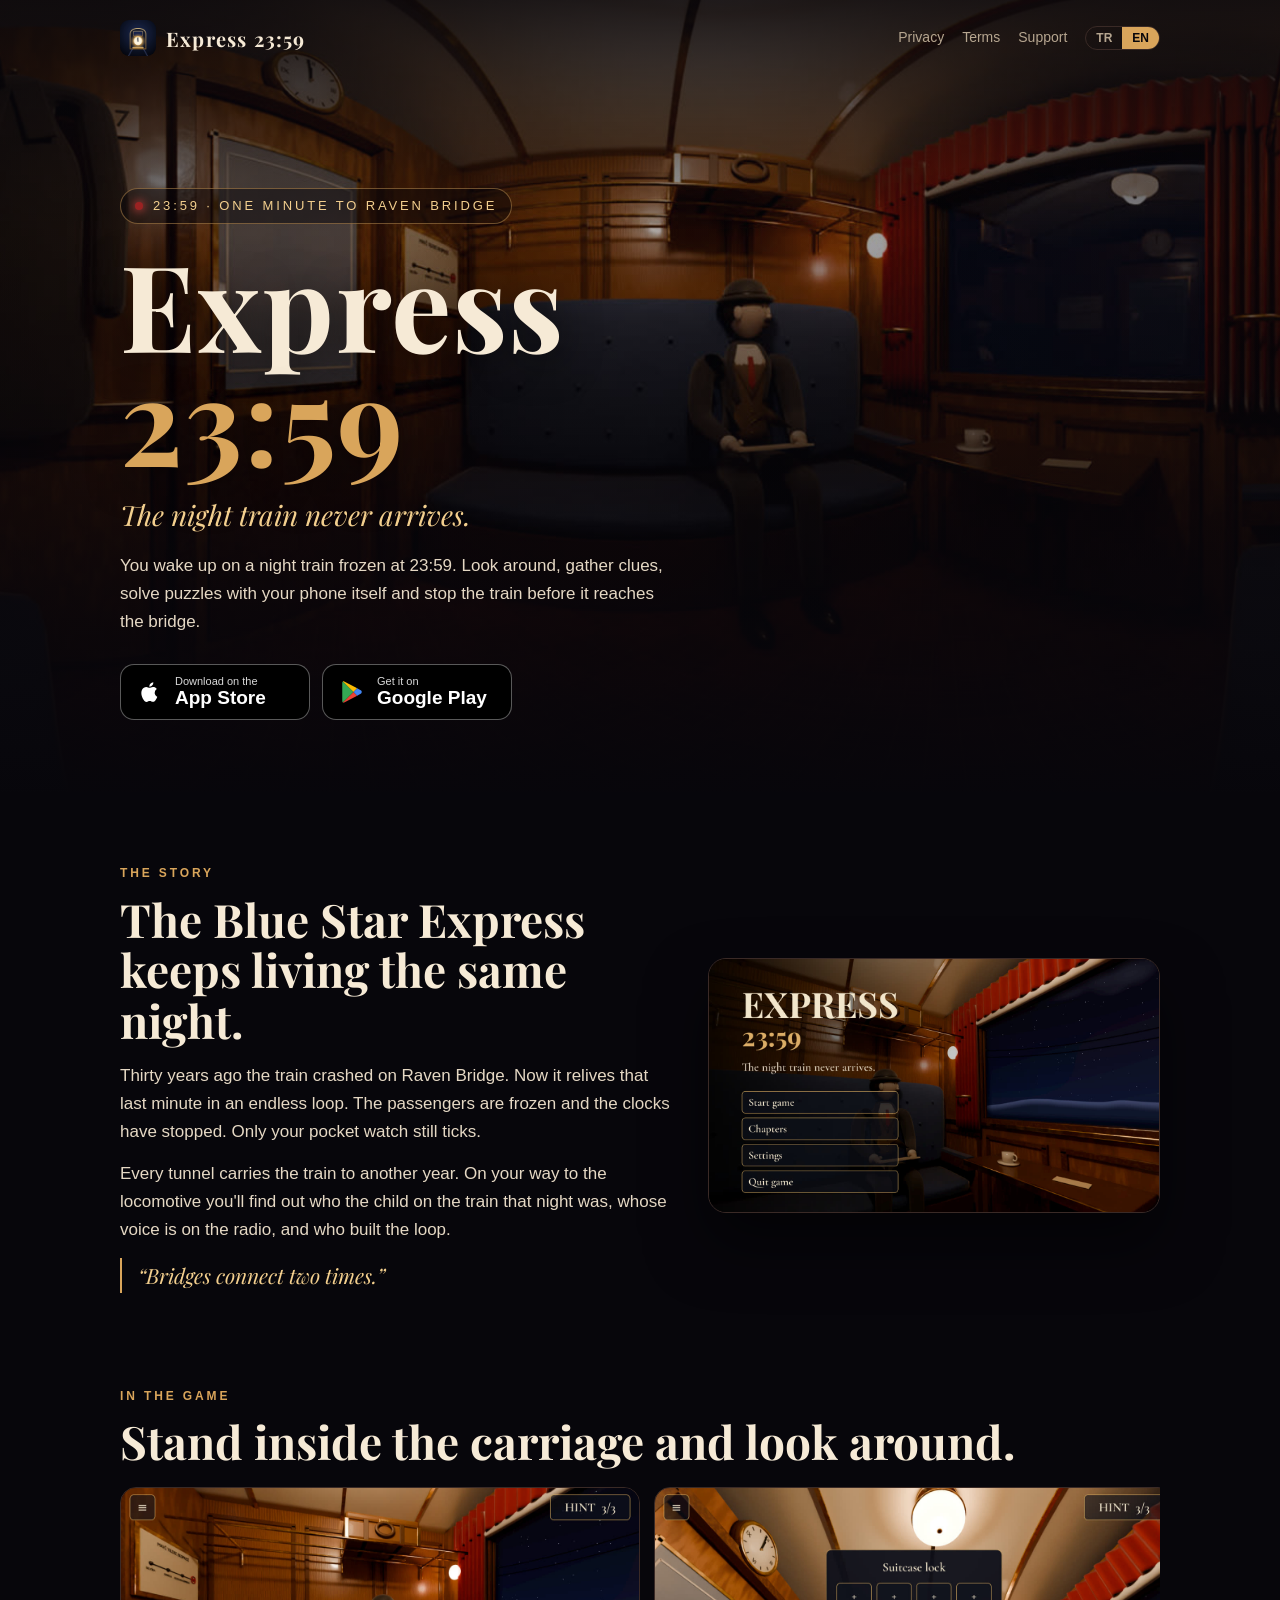
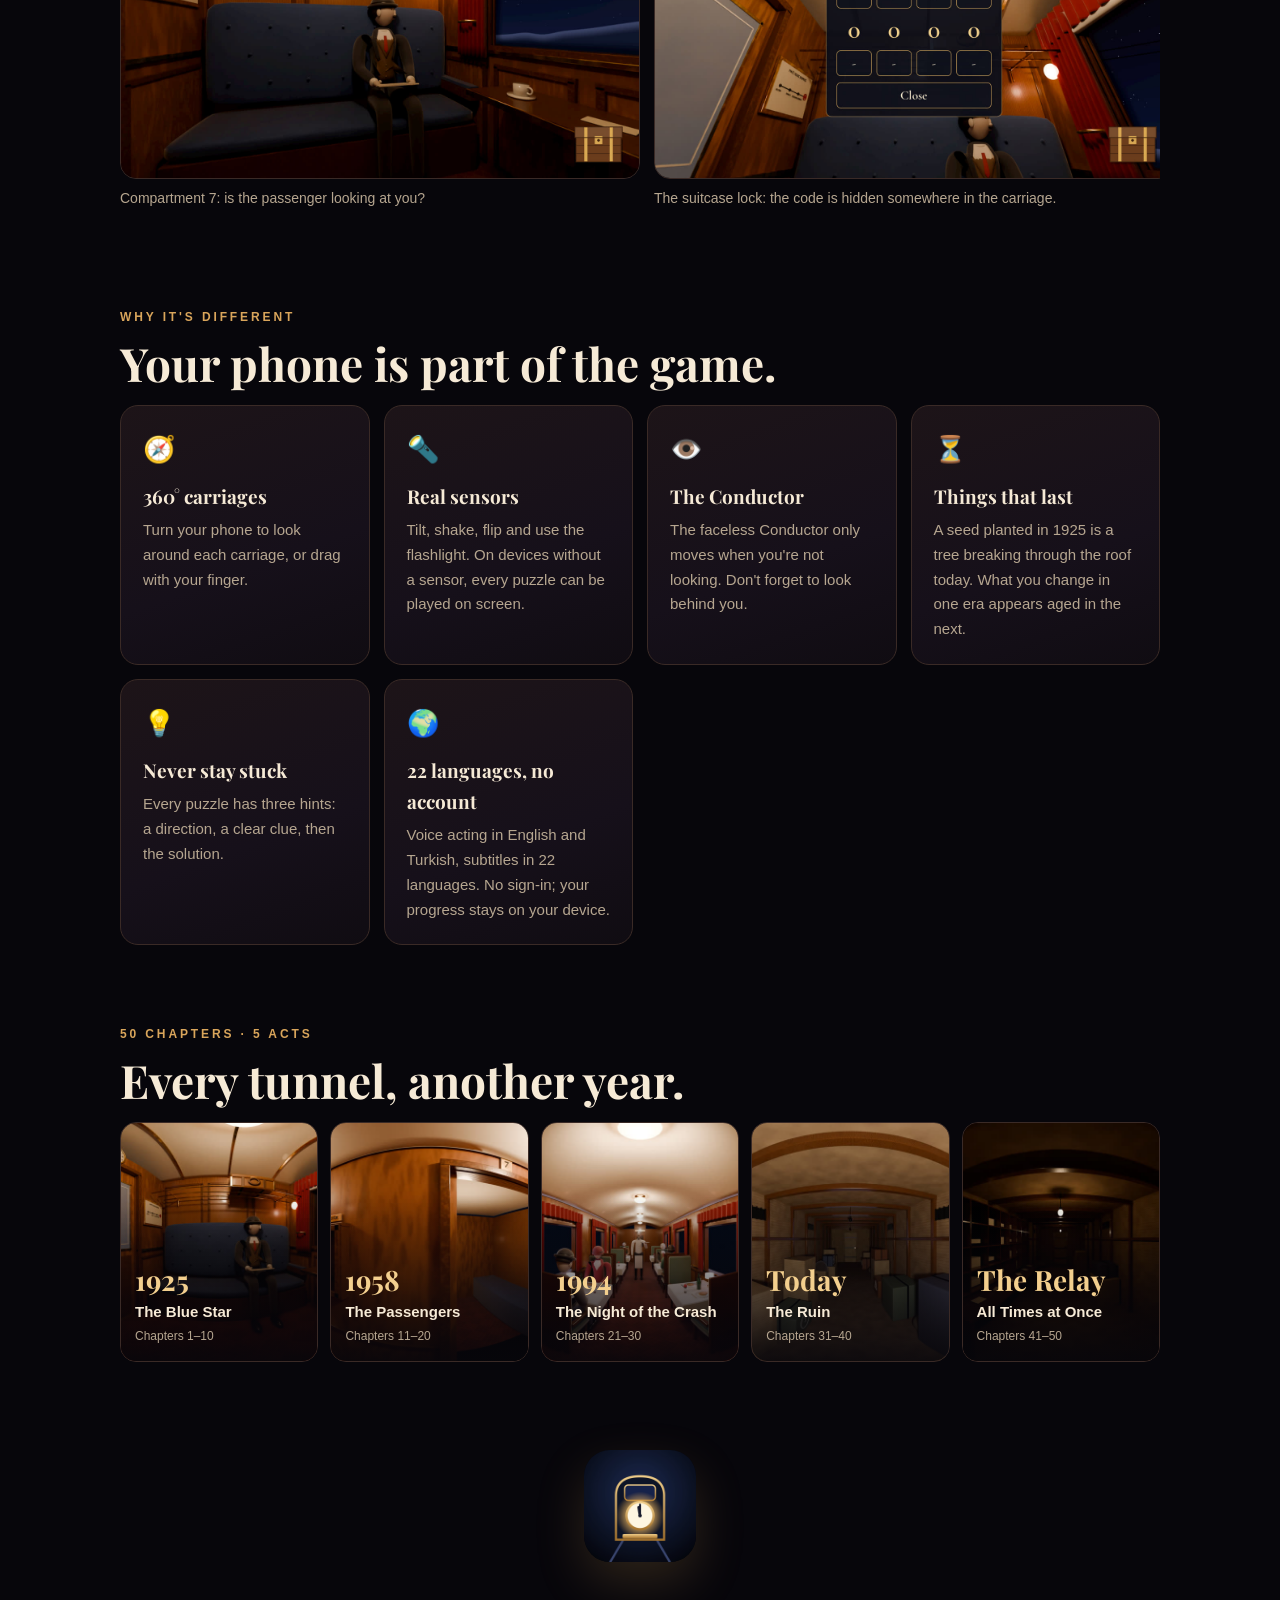
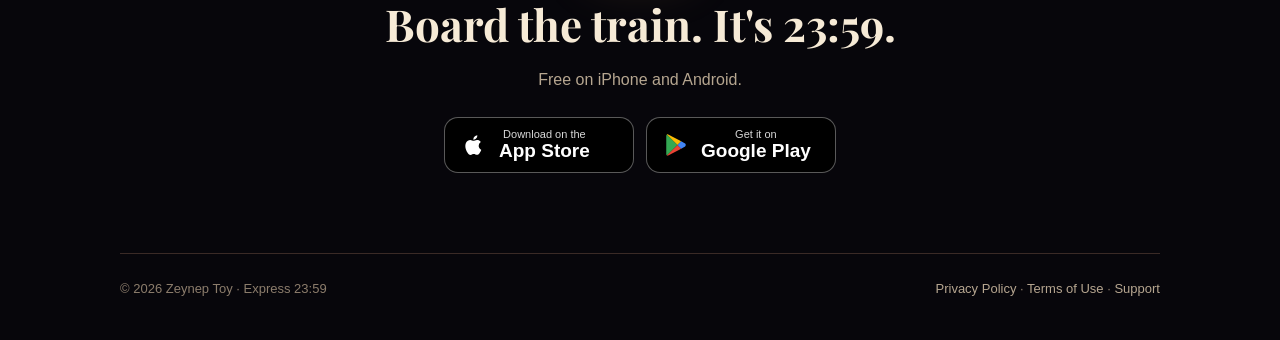
<file: index.html>
<!doctype html>
<html lang="tr">
<head>
<meta charset="utf-8">
<meta name="viewport" content="width=device-width, initial-scale=1">
<title>Express 23:59</title>
<meta name="description" content="Express 23:59: a 360° escape room mystery aboard a night train frozen at 23:59. Solve puzzles with your real phone and stop the train before the bridge.">
<meta name="theme-color" content="#07060b">
<meta property="og:title" content="Express 23:59">
<meta property="og:description" content="The night train never arrives. A 360° escape room mystery for iPhone and Android.">
<meta property="og:image" content="https://express2359.netlify.app/assets/shot-09_menu.jpg">
<meta property="og:type" content="website">
<link rel="icon" type="image/png" href="/assets/favicon.png">
<link rel="apple-touch-icon" href="/assets/icon-180.png">
<link rel="preconnect" href="https://fonts.googleapis.com">
<link href="https://fonts.googleapis.com/css2?family=Playfair+Display:ital,wght@0,700;1,500&display=swap" rel="stylesheet">
<link rel="stylesheet" href="/styles.css">
</head>
<body data-title-tr="Express 23:59 · Gece treni hiç varmaz" data-title-en="Express 23:59 · The night train never arrives">

<div class="hero">
  <div class="bg"></div>
  <div class="top"><div class="wrap">
    <header class="site">
      <a class="brand" href="/"><img src="/assets/icon-180.png" alt="">Express 23:59</a>
      <nav class="links">
        <a href="/privacy" class="hide-sm"><span data-lang="tr">Gizlilik</span><span data-lang="en">Privacy</span></a>
        <a href="/terms" class="hide-sm"><span data-lang="tr">Koşullar</span><span data-lang="en">Terms</span></a>
        <a href="/support"><span data-lang="tr">Destek</span><span data-lang="en">Support</span></a>
        <span class="lang"><button data-set="tr">TR</button><button data-set="en">EN</button></span>
      </nav>
    </header>
  </div></div>
  <div class="inner">
    <span class="clock"><span data-lang="tr">Saat 23:59 · Kuzgun Köprüsü'ne bir dakika</span><span data-lang="en">23:59 · One minute to Raven Bridge</span></span>
    <h1>Express<span>23:59</span></h1>
    <p class="tag" data-lang="tr">Gece treni hiç varmaz.</p>
    <p class="tag" data-lang="en">The night train never arrives.</p>
    <p class="lead" data-lang="tr">Saati 23:59'da donmuş bir gece treninde uyanıyorsun. Etrafına bak, ipuçlarını topla, bulmacaları telefonunun kendisiyle çöz ve treni köprüye varmadan durdur.</p>
    <p class="lead" data-lang="en">You wake up on a night train frozen at 23:59. Look around, gather clues, solve puzzles with your phone itself and stop the train before it reaches the bridge.</p>
    <div class="stores">
      <a class="store" href="https://apps.apple.com/app/id6826401119">
        <svg viewBox="0 0 24 24" fill="#fff"><path d="M16.37 12.6c-.02-2.3 1.88-3.4 1.96-3.46-1.07-1.56-2.73-1.78-3.32-1.8-1.41-.14-2.76.83-3.48.83-.72 0-1.82-.81-3-.79-1.54.02-2.97.9-3.76 2.28-1.6 2.78-.41 6.9 1.15 9.16.76 1.1 1.67 2.34 2.86 2.3 1.15-.05 1.58-.74 2.97-.74 1.38 0 1.77.74 2.98.72 1.23-.02 2.01-1.12 2.76-2.23.87-1.28 1.23-2.52 1.25-2.58-.03-.01-2.4-.92-2.42-3.66zM14.1 5.86c.63-.77 1.06-1.83.94-2.89-.91.04-2.01.61-2.66 1.37-.58.67-1.09 1.75-.96 2.79 1.02.08 2.05-.52 2.68-1.27z"/></svg>
        <span><small data-lang="tr">App Store'dan</small><small data-lang="en">Download on the</small><b data-lang="tr">İndir</b><b data-lang="en">App Store</b></span>
      </a>
      <a class="store" href="https://play.google.com/store/apps/details?id=com.rummuscan.express2359">
        <svg viewBox="0 0 24 24"><path d="M3.6 2.3 13.4 12l-9.8 9.7c-.35-.2-.6-.6-.6-1.1V3.4c0-.5.25-.9.6-1.1z" fill="#34a853"/><path d="m16.8 8.6-3.4 3.4-9.8-9.7c.3-.2.8-.2 1.2 0z" fill="#fbbc04"/><path d="m16.8 15.4-12 6.3c-.4.2-.9.2-1.2 0l9.8-9.7z" fill="#ea4335"/><path d="m20.4 10.7-3.6-2.1-3.4 3.4 3.4 3.4 3.6-2.1c.8-.5.8-2.1 0-2.6z" fill="#4285f4"/></svg>
        <span><small data-lang="tr">Google Play'den</small><small data-lang="en">Get it on</small><b data-lang="tr">Edinin</b><b data-lang="en">Google Play</b></span>
      </a>
    </div>
  </div>
</div>

<main class="wrap">
  <section class="block">
    <div class="story">
      <div>
        <div class="eyebrow" data-lang="tr">Hikâye</div><div class="eyebrow" data-lang="en">The story</div>
        <h2 class="title" data-lang="tr">Mavi Yıldız Ekspresi aynı geceyi yaşamaya devam ediyor.</h2>
        <h2 class="title" data-lang="en">The Blue Star Express keeps living the same night.</h2>
        <p data-lang="tr">Otuz yıl önce Kuzgun Köprüsü'nde kaza yapan tren, o son dakikayı sonsuz bir döngüde tekrar tekrar yaşıyor. Yolcular donmuş, saatler ilerlemiyor; yalnızca senin cep saatin çalışıyor.</p>
        <p data-lang="en">Thirty years ago the train crashed on Raven Bridge. Now it relives that last minute in an endless loop. The passengers are frozen and the clocks have stopped. Only your pocket watch still ticks.</p>
        <p data-lang="tr">Her tünel treni başka bir yıla taşır. Lokomotife ulaşırken o gece trende olan çocuğun kim olduğunu, telsizdeki sesin kime ait olduğunu ve döngüyü kimin kurduğunu öğreneceksin.</p>
        <p data-lang="en">Every tunnel carries the train to another year. On your way to the locomotive you'll find out who the child on the train that night was, whose voice is on the radio, and who built the loop.</p>
        <p class="quote" data-lang="tr">“Köprüler iki zamanı birbirine bağlar.”</p>
        <p class="quote" data-lang="en">“Bridges connect two times.”</p>
      </div>
      <img src="/assets/shot-09_menu.jpg" alt="Express 23:59">
    </div>
  </section>

  <section class="block">
    <div class="eyebrow" data-lang="tr">Oyundan</div><div class="eyebrow" data-lang="en">In the game</div>
    <h2 class="title" data-lang="tr">Vagonun içinde dur, etrafına bak.</h2>
    <h2 class="title" data-lang="en">Stand inside the carriage and look around.</h2>
    <div class="gallery">
      <figure><img src="/assets/shot-02_passenger.jpg" alt="" loading="lazy"><figcaption data-lang="tr">Kompartıman 7: karşındaki yolcu sana bakıyor mu?</figcaption><figcaption data-lang="en">Compartment 7: is the passenger looking at you?</figcaption></figure>
      <figure><img src="/assets/shot-07_code_lock.jpg" alt="" loading="lazy"><figcaption data-lang="tr">Bavul kilidi: şifre vagonun bir yerinde saklı.</figcaption><figcaption data-lang="en">The suitcase lock: the code is hidden somewhere in the carriage.</figcaption></figure>
      <figure><img src="/assets/shot-04_door.jpg" alt="" loading="lazy"><figcaption data-lang="tr">Paltodaki anahtar, kilitli kapı.</figcaption><figcaption data-lang="en">A key in the coat, a locked door.</figcaption></figure>
      <figure><img src="/assets/shot-08_hint_panel.jpg" alt="" loading="lazy"><figcaption data-lang="tr">Takıldığında üç kademeli ipucu.</figcaption><figcaption data-lang="en">Stuck? Three hints, from a gentle nudge to the solution.</figcaption></figure>
      <figure><img src="/assets/shot-03_suitcase.jpg" alt="" loading="lazy"><figcaption data-lang="tr">Pirinç lambalar, kırmızı perdeler, 1925.</figcaption><figcaption data-lang="en">Brass lamps, red curtains, 1925.</figcaption></figure>
    </div>
  </section>

  <section class="block">
    <div class="eyebrow" data-lang="tr">Neden farklı</div><div class="eyebrow" data-lang="en">Why it's different</div>
    <h2 class="title" data-lang="tr">Telefonun oyunun bir parçası.</h2>
    <h2 class="title" data-lang="en">Your phone is part of the game.</h2>
    <div class="grid">
      <div class="card"><div class="ic">🧭</div><h3 data-lang="tr">360° vagonlar</h3><h3 data-lang="en">360° carriages</h3>
        <p data-lang="tr">Telefonunu çevirerek vagonun içinde etrafına bak; istersen parmağınla sürükle.</p><p data-lang="en">Turn your phone to look around each carriage, or drag with your finger.</p></div>
      <div class="card"><div class="ic">🔦</div><h3 data-lang="tr">Gerçek sensörler</h3><h3 data-lang="en">Real sensors</h3>
        <p data-lang="tr">Eğ, salla, ters çevir, feneri kullan. Sensörü olmayan cihazlarda her bulmaca ekrandan da oynanır.</p><p data-lang="en">Tilt, shake, flip and use the flashlight. On devices without a sensor, every puzzle can be played on screen.</p></div>
      <div class="card"><div class="ic">👁️</div><h3 data-lang="tr">Kondüktör</h3><h3 data-lang="en">The Conductor</h3>
        <p data-lang="tr">Yüzü hiç görünmeyen kondüktör yalnızca sen ona bakmıyorken ilerler. Arkana bakmayı unutma.</p><p data-lang="en">The faceless Conductor only moves when you're not looking. Don't forget to look behind you.</p></div>
      <div class="card"><div class="ic">⏳</div><h3 data-lang="tr">Zamanda kalıcılık</h3><h3 data-lang="en">Things that last</h3>
        <p data-lang="tr">1925'te ektiğin tohum bugün tavanı delen bir ağaçtır. Bir dönemde değiştirdiğin şey sonrakinde yaşlanmış hâliyle karşına çıkar.</p><p data-lang="en">A seed planted in 1925 is a tree breaking through the roof today. What you change in one era appears aged in the next.</p></div>
      <div class="card"><div class="ic">💡</div><h3 data-lang="tr">Takılmadan ilerle</h3><h3 data-lang="en">Never stay stuck</h3>
        <p data-lang="tr">Her bulmacada üç kademeli ipucu: önce yön, sonra net ipucu, en son çözüm.</p><p data-lang="en">Every puzzle has three hints: a direction, a clear clue, then the solution.</p></div>
      <div class="card"><div class="ic">🌍</div><h3 data-lang="tr">22 dil, hesap yok</h3><h3 data-lang="en">22 languages, no account</h3>
        <p data-lang="tr">Türkçe ve İngilizce seslendirme, 22 dilde altyazı. Giriş gerekmez; ilerlemen cihazında saklanır.</p><p data-lang="en">Voice acting in English and Turkish, subtitles in 22 languages. No sign-in; your progress stays on your device.</p></div>
    </div>
  </section>

  <section class="block">
    <div class="eyebrow" data-lang="tr">50 bölüm · 5 perde</div><div class="eyebrow" data-lang="en">50 chapters · 5 acts</div>
    <h2 class="title" data-lang="tr">Her tünel başka bir yıl.</h2>
    <h2 class="title" data-lang="en">Every tunnel, another year.</h2>
    <div class="eras">
      <div class="era"><img src="/assets/era-1.jpg" alt="" loading="lazy"><div><span class="yr">1925</span><b data-lang="tr">Mavi Yıldız</b><b data-lang="en">The Blue Star</b><i data-lang="tr">Bölüm 1–10</i><i data-lang="en">Chapters 1–10</i></div></div>
      <div class="era"><img src="/assets/era-2.jpg" alt="" loading="lazy"><div><span class="yr">1958</span><b data-lang="tr">Yolcular</b><b data-lang="en">The Passengers</b><i data-lang="tr">Bölüm 11–20</i><i data-lang="en">Chapters 11–20</i></div></div>
      <div class="era"><img src="/assets/era-3.jpg" alt="" loading="lazy"><div><span class="yr">1994</span><b data-lang="tr">Kaza Gecesi</b><b data-lang="en">The Night of the Crash</b><i data-lang="tr">Bölüm 21–30</i><i data-lang="en">Chapters 21–30</i></div></div>
      <div class="era"><img src="/assets/era-4.jpg" alt="" loading="lazy"><div><span class="yr" data-lang="tr">Bugün</span><span class="yr" data-lang="en">Today</span><b data-lang="tr">Harabe</b><b data-lang="en">The Ruin</b><i data-lang="tr">Bölüm 31–40</i><i data-lang="en">Chapters 31–40</i></div></div>
      <div class="era"><img src="/assets/era-5.jpg" alt="" loading="lazy"><div><span class="yr" data-lang="tr">Röle</span><span class="yr" data-lang="en">The Relay</span><b data-lang="tr">Bütün Zamanlar</b><b data-lang="en">All Times at Once</b><i data-lang="tr">Bölüm 41–50</i><i data-lang="en">Chapters 41–50</i></div></div>
    </div>
  </section>

  <section class="cta">
    <img src="/assets/icon-512.png" alt="Express 23:59">
    <h2 data-lang="tr">Trene bin. Saat 23:59.</h2><h2 data-lang="en">Board the train. It's 23:59.</h2>
    <p data-lang="tr">iPhone ve Android'de ücretsiz.</p><p data-lang="en">Free on iPhone and Android.</p>
    <div class="stores">
      <a class="store" href="https://apps.apple.com/app/id6826401119">
        <svg viewBox="0 0 24 24" fill="#fff"><path d="M16.37 12.6c-.02-2.3 1.88-3.4 1.96-3.46-1.07-1.56-2.73-1.78-3.32-1.8-1.41-.14-2.76.83-3.48.83-.72 0-1.82-.81-3-.79-1.54.02-2.97.9-3.76 2.28-1.6 2.78-.41 6.9 1.15 9.16.76 1.1 1.67 2.34 2.86 2.3 1.15-.05 1.58-.74 2.97-.74 1.38 0 1.77.74 2.98.72 1.23-.02 2.01-1.12 2.76-2.23.87-1.28 1.23-2.52 1.25-2.58-.03-.01-2.4-.92-2.42-3.66zM14.1 5.86c.63-.77 1.06-1.83.94-2.89-.91.04-2.01.61-2.66 1.37-.58.67-1.09 1.75-.96 2.79 1.02.08 2.05-.52 2.68-1.27z"/></svg>
        <span><small data-lang="tr">App Store'dan</small><small data-lang="en">Download on the</small><b data-lang="tr">İndir</b><b data-lang="en">App Store</b></span>
      </a>
      <a class="store" href="https://play.google.com/store/apps/details?id=com.rummuscan.express2359">
        <svg viewBox="0 0 24 24"><path d="M3.6 2.3 13.4 12l-9.8 9.7c-.35-.2-.6-.6-.6-1.1V3.4c0-.5.25-.9.6-1.1z" fill="#34a853"/><path d="m16.8 8.6-3.4 3.4-9.8-9.7c.3-.2.8-.2 1.2 0z" fill="#fbbc04"/><path d="m16.8 15.4-12 6.3c-.4.2-.9.2-1.2 0l9.8-9.7z" fill="#ea4335"/><path d="m20.4 10.7-3.6-2.1-3.4 3.4 3.4 3.4 3.6-2.1c.8-.5.8-2.1 0-2.6z" fill="#4285f4"/></svg>
        <span><small data-lang="tr">Google Play'den</small><small data-lang="en">Get it on</small><b data-lang="tr">Edinin</b><b data-lang="en">Google Play</b></span>
      </a>
    </div>
  </section>

  <footer class="site">
    <span>© <span id="year">2026</span> Zeynep Toy · Express 23:59</span>
    <span>
      <a href="/privacy"><span data-lang="tr">Gizlilik Politikası</span><span data-lang="en">Privacy Policy</span></a> ·
      <a href="/terms"><span data-lang="tr">Kullanım Koşulları</span><span data-lang="en">Terms of Use</span></a> ·
      <a href="/support"><span data-lang="tr">Destek</span><span data-lang="en">Support</span></a>
    </span>
  </footer>
</main>
<script src="/lang.js"></script>
</body>
</html>
</file>
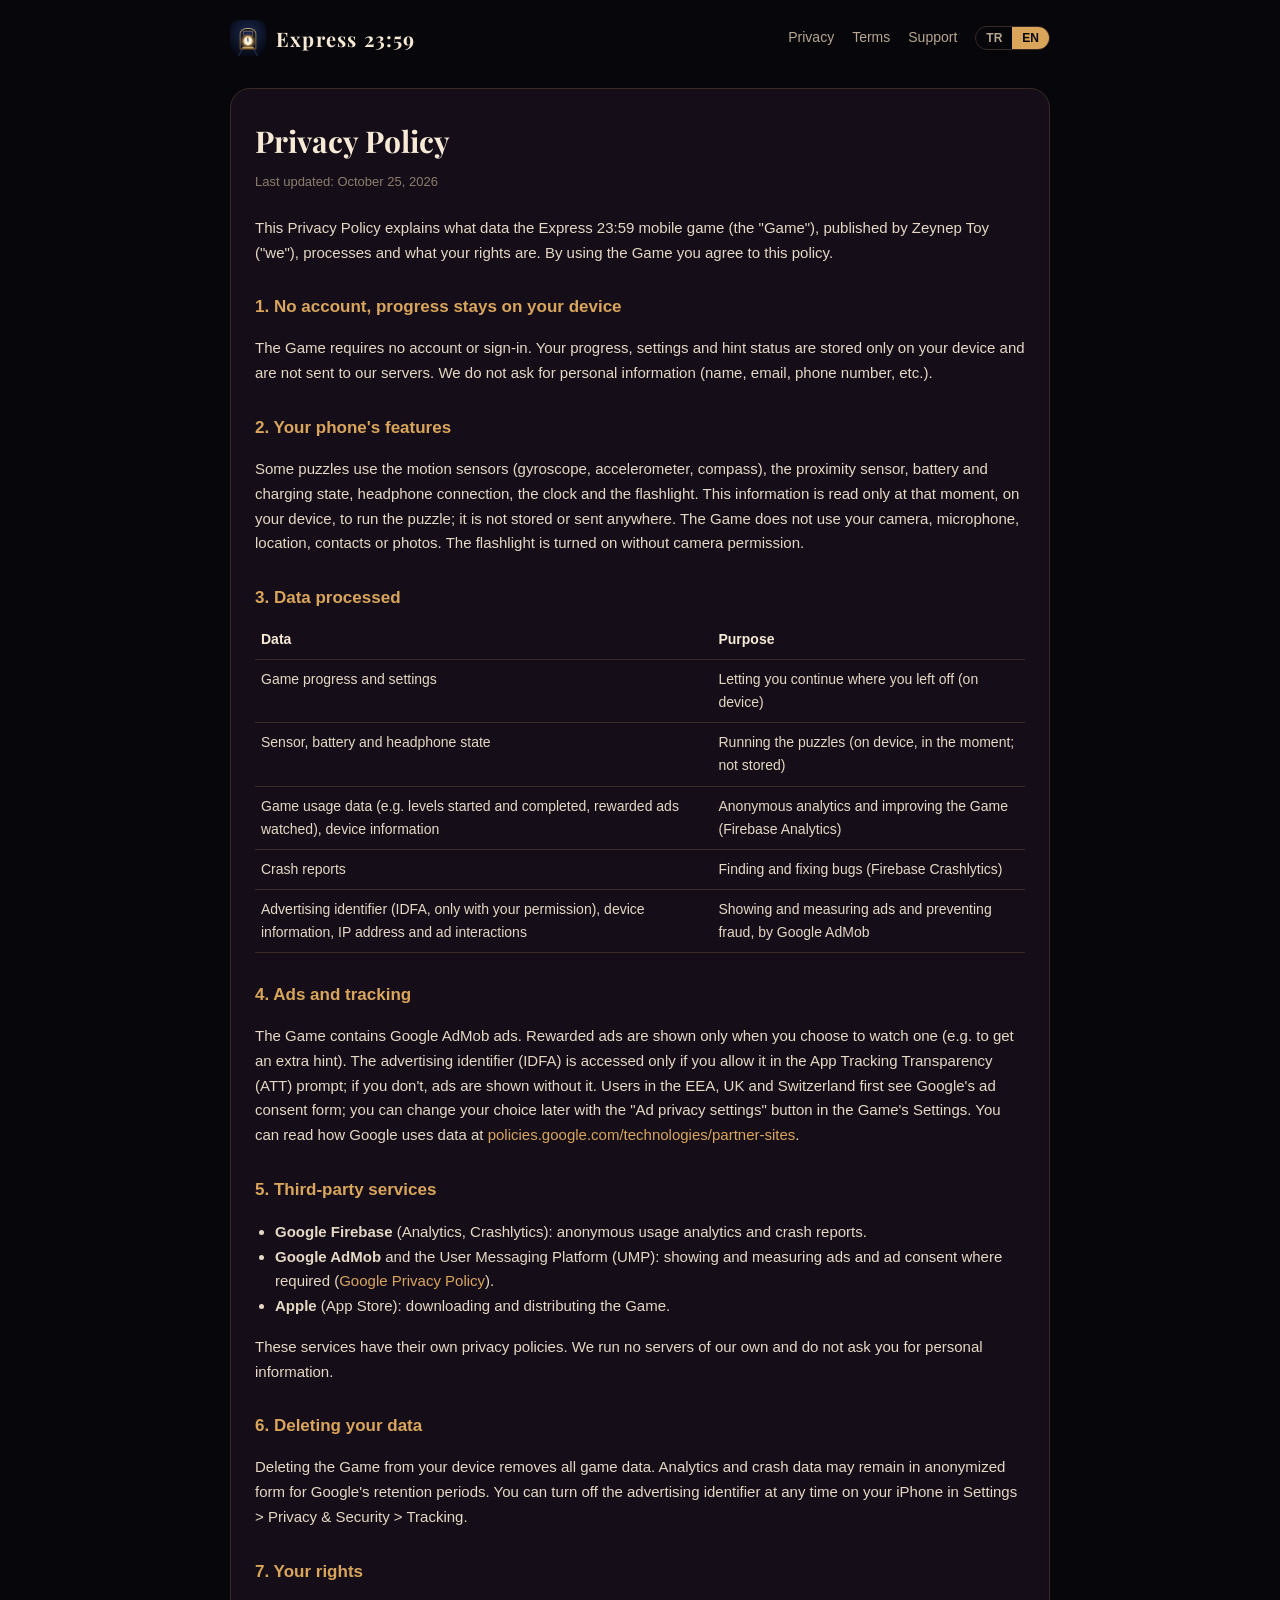
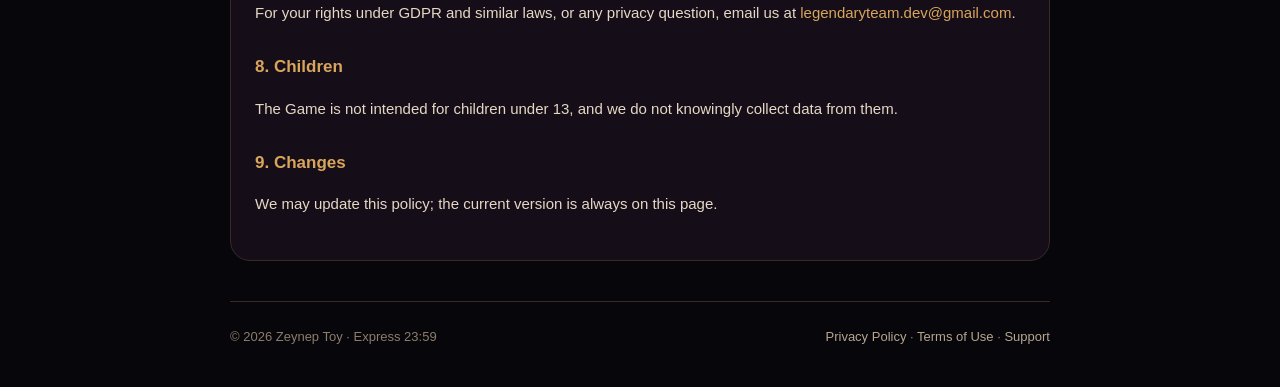
<file: privacy.html>
<!doctype html>
<html lang="tr">
<head>
<meta charset="utf-8">
<meta name="viewport" content="width=device-width, initial-scale=1">
<title>Gizlilik Politikası · Express 23:59</title>
<meta name="description" content="Express 23:59: a 360° escape room puzzle game aboard a midnight train stuck in a time loop.">
<meta name="theme-color" content="#07060b">
<link rel="icon" type="image/png" href="/assets/favicon.png">
<link rel="apple-touch-icon" href="/assets/icon-180.png">
<link rel="preconnect" href="https://fonts.googleapis.com">
<link href="https://fonts.googleapis.com/css2?family=Playfair+Display:ital,wght@0,700;1,500&display=swap" rel="stylesheet">
<link rel="stylesheet" href="/styles.css">
</head>
<body data-title-tr="Gizlilik Politikası · Express 23:59" data-title-en="Privacy Policy · Express 23:59">
<div class="wrap page">
  <header class="site">
    <a class="brand" href="/"><img src="/assets/icon-180.png" alt="">Express 23:59</a>
    <nav class="links">
      <a href="/privacy" class="hide-sm"><span data-lang="tr">Gizlilik</span><span data-lang="en">Privacy</span></a>
      <a href="/terms" class="hide-sm"><span data-lang="tr">Koşullar</span><span data-lang="en">Terms</span></a>
      <a href="/support"><span data-lang="tr">Destek</span><span data-lang="en">Support</span></a>
      <span class="lang"><button data-set="tr">TR</button><button data-set="en">EN</button></span>
    </nav>
  </header>

    <article class="doc" data-lang="tr">
      <h1>Gizlilik Politikası</h1>
      <div class="updated">Son güncelleme: 25 Ekim 2026</div>
      <p>Bu Gizlilik Politikası, Zeynep Toy ("biz") tarafından yayımlanan Express 23:59 mobil oyununun ("Oyun") hangi verileri işlediğini ve haklarını açıklar. Oyunu kullanarak bu politikayı kabul etmiş olursun.</p>

      <h2>1. Hesap yok, ilerleme cihazında</h2>
      <p>Oyun hesap veya giriş gerektirmez. Oyun ilerlemen, ayarların ve ipucu durumun yalnızca cihazında saklanır; bizim sunucularımıza gönderilmez. Kişisel bilgi (ad, e-posta, telefon vb.) istemiyoruz.</p>

      <h2>2. Telefonun özellikleri</h2>
      <p>Bazı bulmacalar hareket sensörlerini (jiroskop, ivmeölçer, pusula), yakınlık sensörünü, pil ve şarj durumunu, kulaklık bağlantısını, saati ve el fenerini kullanır. Bu bilgiler yalnızca o anda, cihazında bulmacayı oynatmak için okunur; kaydedilmez ve hiçbir yere gönderilmez. Oyun kameranı, mikrofonunu, konumunu, rehberini veya fotoğraflarını kullanmaz. El feneri kamera izni olmadan açılır.</p>

      <h2>3. İşlenen veriler</h2>
      <table>
        <tr><th>Veri</th><th>Amaç</th></tr>
        <tr><td>Oyun ilerlemesi ve ayarlar</td><td>Kaldığın yerden devam etmen (cihazda)</td></tr>
        <tr><td>Sensör, pil ve kulaklık durumu</td><td>Bulmacaların oynanması (cihazda, anlık; kaydedilmez)</td></tr>
        <tr><td>Oyun kullanım verileri (ör. başlanan ve bitirilen bölümler, izlenen ödüllü reklamlar), cihaz bilgileri</td><td>Anonim analiz ve oyunu geliştirme (Firebase Analytics)</td></tr>
        <tr><td>Çökme raporları</td><td>Hataların bulunup düzeltilmesi (Firebase Crashlytics)</td></tr>
        <tr><td>Reklam kimliği (IDFA, yalnızca izin verirsen), cihaz bilgileri, IP adresi ve reklam etkileşimleri</td><td>Google AdMob tarafından reklam gösterimi, ölçümü ve kötüye kullanımın önlenmesi</td></tr>
      </table>

      <h2>4. Reklamlar ve takip</h2>
      <p>Oyunda Google AdMob reklamları yer alır. Ödüllü reklamlar yalnızca sen istediğinde (ör. ekstra ipucu almak için) gösterilir. Reklam kimliğine (IDFA) yalnızca Uygulama Takip Şeffaflığı (ATT) penceresinde izin verirsen erişilir; izin vermezsen reklamlar reklam kimliği kullanılmadan gösterilir. Avrupa Ekonomik Alanı, Birleşik Krallık ve İsviçre'de önce Google'ın reklam onay formu gösterilir; seçimini daha sonra oyunun Ayarlar bölümündeki "Reklam gizlilik ayarları" düğmesiyle değiştirebilirsin. Google'ın verileri nasıl kullandığını <a href="https://policies.google.com/technologies/partner-sites">policies.google.com/technologies/partner-sites</a> adresinde okuyabilirsin.</p>

      <h2>5. Üçüncü taraf hizmetler</h2>
      <ul>
        <li><b>Google Firebase</b> (Analytics, Crashlytics): anonim kullanım analizi ve çökme raporları.</li>
        <li><b>Google AdMob</b> ve kullanıcı mesajlaşma platformu (UMP): reklam gösterimi, ölçümü ve gerekli bölgelerde reklam onayı (<a href="https://policies.google.com/privacy">Google Gizlilik Politikası</a>).</li>
        <li><b>Apple</b> (App Store): oyunun indirilmesi ve dağıtımı.</li>
      </ul>
      <p>Bu hizmetlerin kendi gizlilik politikaları geçerlidir. Kendi sunucumuz yoktur; senden kişisel bilgi almayız.</p>

      <h2>6. Verilerin silinmesi</h2>
      <p>Oyunu cihazından silmen tüm oyun verilerini kaldırır. Analiz ve çökme verileri anonim olarak Google'ın saklama süreleri boyunca kalabilir. Reklam kimliğini iPhone'da Ayarlar &gt; Gizlilik ve Güvenlik &gt; İzleme bölümünden istediğin zaman kapatabilirsin.</p>

      <h2>7. Hakların</h2>
      <p>KVKK ve GDPR kapsamındaki hakların veya gizlilikle ilgili soruların için <a href="mailto:legendaryteam.dev@gmail.com">legendaryteam.dev@gmail.com</a> adresine yazabilirsin.</p>

      <h2>8. Çocuklar</h2>
      <p>Oyun 13 yaşından küçük çocuklara yönelik değildir ve bu çocuklardan bilerek veri toplamayız.</p>

      <h2>9. Değişiklikler</h2>
      <p>Bu politikayı güncelleyebiliriz; güncel sürüm her zaman bu sayfada yer alır.</p>
    </article>

    <article class="doc" data-lang="en">
      <h1>Privacy Policy</h1>
      <div class="updated">Last updated: October 25, 2026</div>
      <p>This Privacy Policy explains what data the Express 23:59 mobile game (the "Game"), published by Zeynep Toy ("we"), processes and what your rights are. By using the Game you agree to this policy.</p>

      <h2>1. No account, progress stays on your device</h2>
      <p>The Game requires no account or sign-in. Your progress, settings and hint status are stored only on your device and are not sent to our servers. We do not ask for personal information (name, email, phone number, etc.).</p>

      <h2>2. Your phone's features</h2>
      <p>Some puzzles use the motion sensors (gyroscope, accelerometer, compass), the proximity sensor, battery and charging state, headphone connection, the clock and the flashlight. This information is read only at that moment, on your device, to run the puzzle; it is not stored or sent anywhere. The Game does not use your camera, microphone, location, contacts or photos. The flashlight is turned on without camera permission.</p>

      <h2>3. Data processed</h2>
      <table>
        <tr><th>Data</th><th>Purpose</th></tr>
        <tr><td>Game progress and settings</td><td>Letting you continue where you left off (on device)</td></tr>
        <tr><td>Sensor, battery and headphone state</td><td>Running the puzzles (on device, in the moment; not stored)</td></tr>
        <tr><td>Game usage data (e.g. levels started and completed, rewarded ads watched), device information</td><td>Anonymous analytics and improving the Game (Firebase Analytics)</td></tr>
        <tr><td>Crash reports</td><td>Finding and fixing bugs (Firebase Crashlytics)</td></tr>
        <tr><td>Advertising identifier (IDFA, only with your permission), device information, IP address and ad interactions</td><td>Showing and measuring ads and preventing fraud, by Google AdMob</td></tr>
      </table>

      <h2>4. Ads and tracking</h2>
      <p>The Game contains Google AdMob ads. Rewarded ads are shown only when you choose to watch one (e.g. to get an extra hint). The advertising identifier (IDFA) is accessed only if you allow it in the App Tracking Transparency (ATT) prompt; if you don't, ads are shown without it. Users in the EEA, UK and Switzerland first see Google's ad consent form; you can change your choice later with the "Ad privacy settings" button in the Game's Settings. You can read how Google uses data at <a href="https://policies.google.com/technologies/partner-sites">policies.google.com/technologies/partner-sites</a>.</p>

      <h2>5. Third-party services</h2>
      <ul>
        <li><b>Google Firebase</b> (Analytics, Crashlytics): anonymous usage analytics and crash reports.</li>
        <li><b>Google AdMob</b> and the User Messaging Platform (UMP): showing and measuring ads and ad consent where required (<a href="https://policies.google.com/privacy">Google Privacy Policy</a>).</li>
        <li><b>Apple</b> (App Store): downloading and distributing the Game.</li>
      </ul>
      <p>These services have their own privacy policies. We run no servers of our own and do not ask you for personal information.</p>

      <h2>6. Deleting your data</h2>
      <p>Deleting the Game from your device removes all game data. Analytics and crash data may remain in anonymized form for Google's retention periods. You can turn off the advertising identifier at any time on your iPhone in Settings &gt; Privacy &amp; Security &gt; Tracking.</p>

      <h2>7. Your rights</h2>
      <p>For your rights under GDPR and similar laws, or any privacy question, email us at <a href="mailto:legendaryteam.dev@gmail.com">legendaryteam.dev@gmail.com</a>.</p>

      <h2>8. Children</h2>
      <p>The Game is not intended for children under 13, and we do not knowingly collect data from them.</p>

      <h2>9. Changes</h2>
      <p>We may update this policy; the current version is always on this page.</p>
    </article>

  <footer class="site">
    <span>© <span id="year">2026</span> Zeynep Toy · Express 23:59</span>
    <span>
      <a href="/privacy"><span data-lang="tr">Gizlilik Politikası</span><span data-lang="en">Privacy Policy</span></a> ·
      <a href="/terms"><span data-lang="tr">Kullanım Koşulları</span><span data-lang="en">Terms of Use</span></a> ·
      <a href="/support"><span data-lang="tr">Destek</span><span data-lang="en">Support</span></a>
    </span>
  </footer>
</div>
<script src="/lang.js"></script>
</body>
</html>
</file>
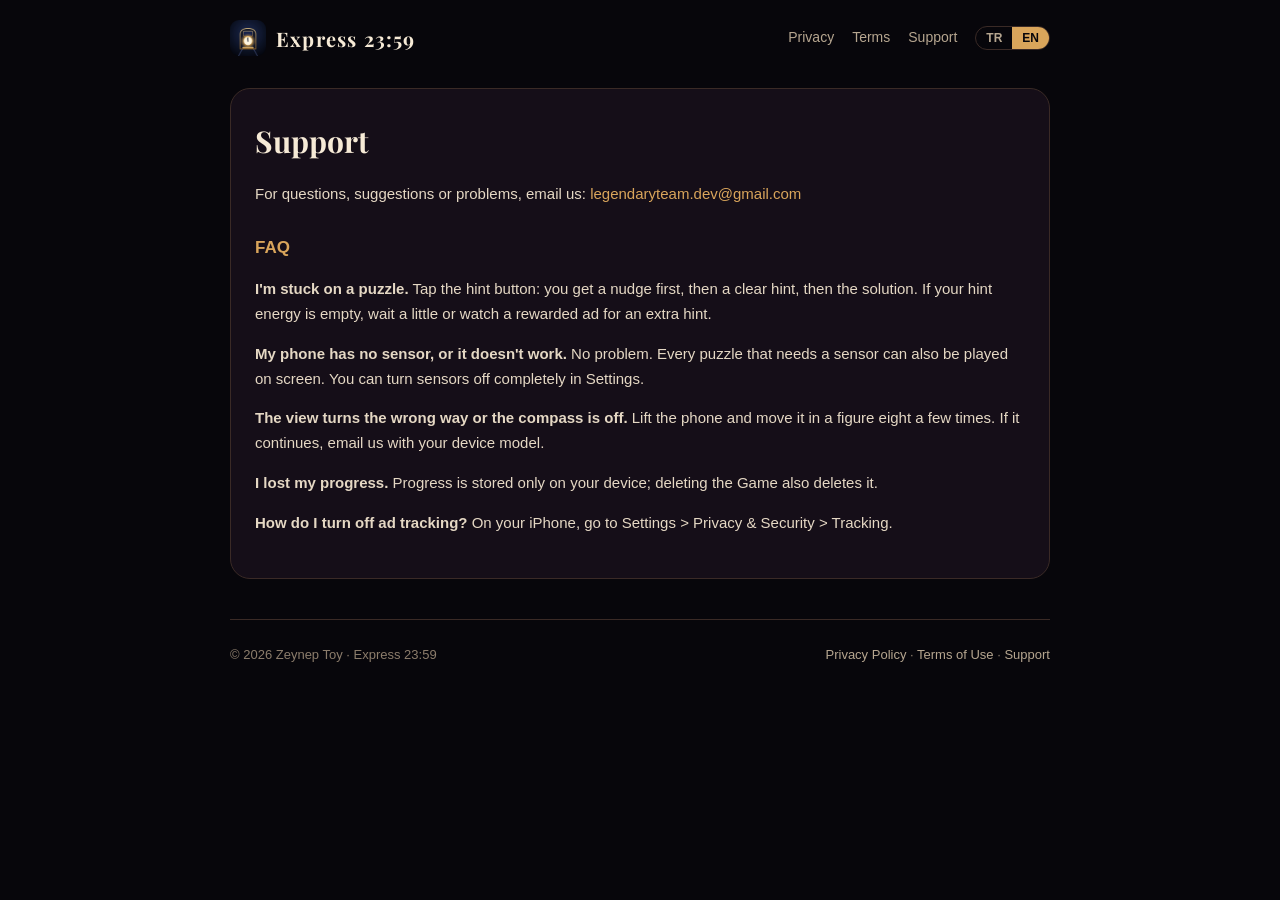
<file: support.html>
<!doctype html>
<html lang="tr">
<head>
<meta charset="utf-8">
<meta name="viewport" content="width=device-width, initial-scale=1">
<title>Destek · Express 23:59</title>
<meta name="description" content="Express 23:59: a 360° escape room puzzle game aboard a midnight train stuck in a time loop.">
<meta name="theme-color" content="#07060b">
<link rel="icon" type="image/png" href="/assets/favicon.png">
<link rel="apple-touch-icon" href="/assets/icon-180.png">
<link rel="preconnect" href="https://fonts.googleapis.com">
<link href="https://fonts.googleapis.com/css2?family=Playfair+Display:ital,wght@0,700;1,500&display=swap" rel="stylesheet">
<link rel="stylesheet" href="/styles.css">
</head>
<body data-title-tr="Destek · Express 23:59" data-title-en="Support · Express 23:59">
<div class="wrap page">
  <header class="site">
    <a class="brand" href="/"><img src="/assets/icon-180.png" alt="">Express 23:59</a>
    <nav class="links">
      <a href="/privacy" class="hide-sm"><span data-lang="tr">Gizlilik</span><span data-lang="en">Privacy</span></a>
      <a href="/terms" class="hide-sm"><span data-lang="tr">Koşullar</span><span data-lang="en">Terms</span></a>
      <a href="/support"><span data-lang="tr">Destek</span><span data-lang="en">Support</span></a>
      <span class="lang"><button data-set="tr">TR</button><button data-set="en">EN</button></span>
    </nav>
  </header>

    <article class="doc" data-lang="tr">
      <h1>Destek</h1>
      <p>Soru, öneri veya sorun bildirimi için bize yaz: <a href="mailto:legendaryteam.dev@gmail.com">legendaryteam.dev@gmail.com</a></p>
      <h2>Sık sorulanlar</h2>
      <p><b>Bir bulmacada takıldım.</b> İpucu düğmesine dokun: önce yön, sonra net ipucu, en son çözüm gelir. İpucu enerjin bittiyse biraz bekleyebilir ya da ödüllü reklam izleyerek ekstra ipucu alabilirsin.</p>
      <p><b>Telefonumda sensör yok ya da çalışmıyor.</b> Sorun değil. Sensör gerektiren her bulmacanın ekrandan oynanan bir yolu var. Ayarlardan sensörleri tamamen kapatabilirsin.</p>
      <p><b>Görüntü ters dönüyor veya pusula yanlış gösteriyor.</b> Telefonu düz bir yüzeyden kaldırıp birkaç kez sekiz çizerek hareket ettir. Sorun sürerse cihaz modelini yazarak bize bildir.</p>
      <p><b>İlerlemem kayboldu.</b> İlerleme yalnızca cihazında tutulur; oyunu silmek ilerlemeyi de siler.</p>
      <p><b>Reklam takibini nasıl kapatırım?</b> iPhone'da Ayarlar &gt; Gizlilik ve Güvenlik &gt; İzleme bölümünden.</p>
    </article>
    <article class="doc" data-lang="en">
      <h1>Support</h1>
      <p>For questions, suggestions or problems, email us: <a href="mailto:legendaryteam.dev@gmail.com">legendaryteam.dev@gmail.com</a></p>
      <h2>FAQ</h2>
      <p><b>I'm stuck on a puzzle.</b> Tap the hint button: you get a nudge first, then a clear hint, then the solution. If your hint energy is empty, wait a little or watch a rewarded ad for an extra hint.</p>
      <p><b>My phone has no sensor, or it doesn't work.</b> No problem. Every puzzle that needs a sensor can also be played on screen. You can turn sensors off completely in Settings.</p>
      <p><b>The view turns the wrong way or the compass is off.</b> Lift the phone and move it in a figure eight a few times. If it continues, email us with your device model.</p>
      <p><b>I lost my progress.</b> Progress is stored only on your device; deleting the Game also deletes it.</p>
      <p><b>How do I turn off ad tracking?</b> On your iPhone, go to Settings &gt; Privacy &amp; Security &gt; Tracking.</p>
    </article>

  <footer class="site">
    <span>© <span id="year">2026</span> Zeynep Toy · Express 23:59</span>
    <span>
      <a href="/privacy"><span data-lang="tr">Gizlilik Politikası</span><span data-lang="en">Privacy Policy</span></a> ·
      <a href="/terms"><span data-lang="tr">Kullanım Koşulları</span><span data-lang="en">Terms of Use</span></a> ·
      <a href="/support"><span data-lang="tr">Destek</span><span data-lang="en">Support</span></a>
    </span>
  </footer>
</div>
<script src="/lang.js"></script>
</body>
</html>
</file>
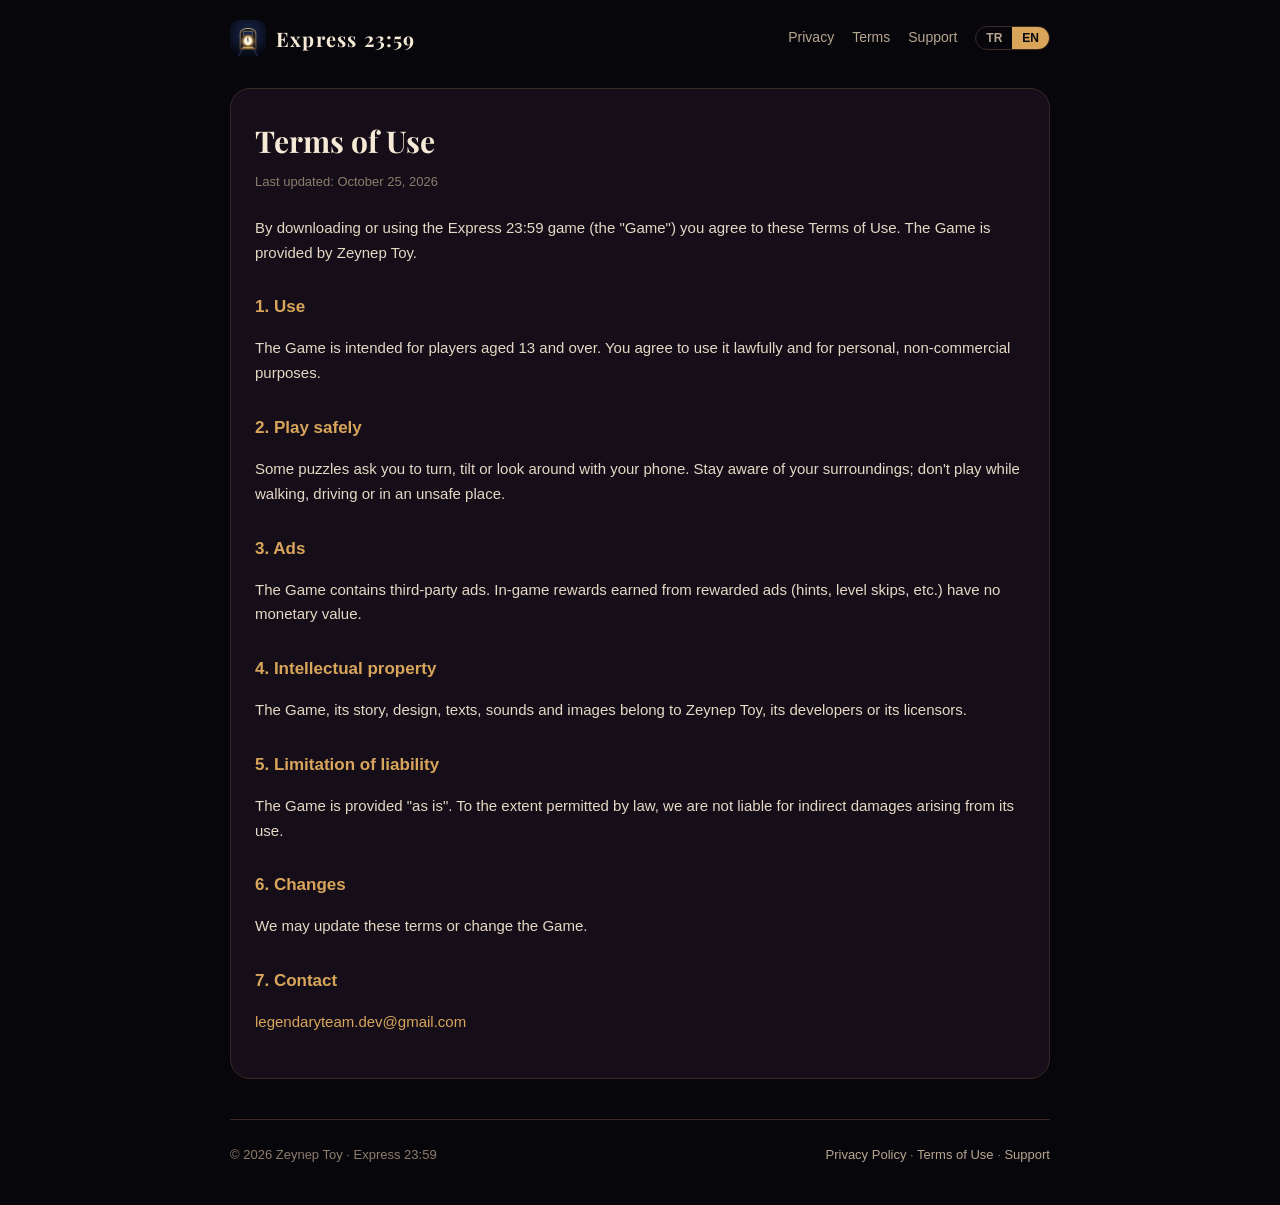
<file: terms.html>
<!doctype html>
<html lang="tr">
<head>
<meta charset="utf-8">
<meta name="viewport" content="width=device-width, initial-scale=1">
<title>Kullanım Koşulları · Express 23:59</title>
<meta name="description" content="Express 23:59: a 360° escape room puzzle game aboard a midnight train stuck in a time loop.">
<meta name="theme-color" content="#07060b">
<link rel="icon" type="image/png" href="/assets/favicon.png">
<link rel="apple-touch-icon" href="/assets/icon-180.png">
<link rel="preconnect" href="https://fonts.googleapis.com">
<link href="https://fonts.googleapis.com/css2?family=Playfair+Display:ital,wght@0,700;1,500&display=swap" rel="stylesheet">
<link rel="stylesheet" href="/styles.css">
</head>
<body data-title-tr="Kullanım Koşulları · Express 23:59" data-title-en="Terms of Use · Express 23:59">
<div class="wrap page">
  <header class="site">
    <a class="brand" href="/"><img src="/assets/icon-180.png" alt="">Express 23:59</a>
    <nav class="links">
      <a href="/privacy" class="hide-sm"><span data-lang="tr">Gizlilik</span><span data-lang="en">Privacy</span></a>
      <a href="/terms" class="hide-sm"><span data-lang="tr">Koşullar</span><span data-lang="en">Terms</span></a>
      <a href="/support"><span data-lang="tr">Destek</span><span data-lang="en">Support</span></a>
      <span class="lang"><button data-set="tr">TR</button><button data-set="en">EN</button></span>
    </nav>
  </header>

    <article class="doc" data-lang="tr">
      <h1>Kullanım Koşulları</h1>
      <div class="updated">Son güncelleme: 25 Ekim 2026</div>
      <p>Express 23:59 oyununu ("Oyun") indirerek veya kullanarak bu Kullanım Koşullarını kabul etmiş olursun. Oyun Zeynep Toy tarafından sunulmaktadır.</p>

      <h2>1. Kullanım</h2>
      <p>Oyun 13 yaş ve üzeri oyuncular içindir. Oyunu yasalara uygun şekilde, kişisel ve ticari olmayan amaçlarla kullanmayı kabul edersin.</p>

      <h2>2. Güvenli oyun</h2>
      <p>Bazı bulmacalar telefonu çevirmeni, eğmeni veya etrafına bakmanı ister. Oynarken çevrene dikkat et; yürürken, araç kullanırken veya tehlikeli bir ortamda oynama.</p>

      <h2>3. Reklamlar</h2>
      <p>Oyunda üçüncü taraf reklamlar yer alır. Ödüllü reklamlardan kazanılan oyun içi ödüllerin (ipucu, bölüm atlama vb.) parasal değeri yoktur.</p>

      <h2>4. Fikri mülkiyet</h2>
      <p>Oyun, hikâyesi, tasarımı, metinleri, sesleri ve görselleri Zeynep Toy'a, geliştiricilerine veya lisans verenlerine aittir.</p>

      <h2>5. Sorumluluğun sınırlandırılması</h2>
      <p>Oyun "olduğu gibi" sunulur. Yasaların izin verdiği ölçüde, Oyunun kullanımından doğan dolaylı zararlardan sorumlu değiliz.</p>

      <h2>6. Değişiklikler</h2>
      <p>Bu koşulları güncelleyebilir veya Oyunu değiştirebiliriz.</p>

      <h2>7. İletişim</h2>
      <p><a href="mailto:legendaryteam.dev@gmail.com">legendaryteam.dev@gmail.com</a></p>
    </article>

    <article class="doc" data-lang="en">
      <h1>Terms of Use</h1>
      <div class="updated">Last updated: October 25, 2026</div>
      <p>By downloading or using the Express 23:59 game (the "Game") you agree to these Terms of Use. The Game is provided by Zeynep Toy.</p>

      <h2>1. Use</h2>
      <p>The Game is intended for players aged 13 and over. You agree to use it lawfully and for personal, non-commercial purposes.</p>

      <h2>2. Play safely</h2>
      <p>Some puzzles ask you to turn, tilt or look around with your phone. Stay aware of your surroundings; don't play while walking, driving or in an unsafe place.</p>

      <h2>3. Ads</h2>
      <p>The Game contains third-party ads. In-game rewards earned from rewarded ads (hints, level skips, etc.) have no monetary value.</p>

      <h2>4. Intellectual property</h2>
      <p>The Game, its story, design, texts, sounds and images belong to Zeynep Toy, its developers or its licensors.</p>

      <h2>5. Limitation of liability</h2>
      <p>The Game is provided "as is". To the extent permitted by law, we are not liable for indirect damages arising from its use.</p>

      <h2>6. Changes</h2>
      <p>We may update these terms or change the Game.</p>

      <h2>7. Contact</h2>
      <p><a href="mailto:legendaryteam.dev@gmail.com">legendaryteam.dev@gmail.com</a></p>
    </article>

  <footer class="site">
    <span>© <span id="year">2026</span> Zeynep Toy · Express 23:59</span>
    <span>
      <a href="/privacy"><span data-lang="tr">Gizlilik Politikası</span><span data-lang="en">Privacy Policy</span></a> ·
      <a href="/terms"><span data-lang="tr">Kullanım Koşulları</span><span data-lang="en">Terms of Use</span></a> ·
      <a href="/support"><span data-lang="tr">Destek</span><span data-lang="en">Support</span></a>
    </span>
  </footer>
</div>
<script src="/lang.js"></script>
</body>
</html>
</file>
<file: styles.css>
:root {
  --night: #07060b;
  --night-2: #0f0b12;
  --card: #16101a;
  --border: #3a2a26;
  --brass: #d9a55b;
  --brass-light: #f3cf8e;
  --curtain: #9b2222;
  --cream: #f6ead6;
  --body: #e5d8c4;
  --muted: #b6a690;
  --faint: #8c7d6c;
  --serif: "Playfair Display", Georgia, "Times New Roman", serif;
}

* { box-sizing: border-box; }
html, body { margin: 0; padding: 0; }
html { scroll-behavior: smooth; }

body {
  background: var(--night);
  color: var(--body);
  font-family: -apple-system, BlinkMacSystemFont, "Segoe UI", Roboto, Helvetica, Arial, sans-serif;
  line-height: 1.65;
  -webkit-font-smoothing: antialiased;
}

a { color: var(--brass); text-decoration: none; }
a:hover { text-decoration: underline; }

.wrap { max-width: 1080px; margin: 0 auto; padding: 0 20px; }

header.site {
  display: flex;
  align-items: center;
  justify-content: space-between;
  padding: 20px 0;
  position: relative;
  z-index: 2;
}
.brand {
  display: flex; align-items: center; gap: 10px;
  font-family: var(--serif); font-weight: 700; font-size: 20px; letter-spacing: 0.06em;
  color: var(--cream);
}
.brand img { width: 36px; height: 36px; border-radius: 9px; }
.brand:hover { text-decoration: none; }

nav.links { display: flex; gap: 18px; align-items: center; font-size: 14px; }
nav.links a { color: var(--muted); }
nav.links a:hover { color: var(--brass); text-decoration: none; }

.lang { display: inline-flex; border: 1px solid var(--border); border-radius: 999px; overflow: hidden; }
.lang button { background: transparent; color: var(--muted); border: 0; padding: 4px 10px; font-size: 12px; font-weight: 700; cursor: pointer; }
.lang button.active { background: var(--brass); color: var(--night); }

/* hero */
.hero {
  position: relative;
  min-height: 88vh;
  display: flex;
  align-items: flex-end;
  background: var(--night);
  overflow: hidden;
}
.hero .bg {
  position: absolute; inset: 0;
  background: url("assets/hero.jpg") center 40% / cover no-repeat;
  transform: scale(1.04);
}
.hero .bg::after {
  content: ""; position: absolute; inset: 0;
  background:
    linear-gradient(180deg, rgba(7,6,11,.85) 0%, rgba(7,6,11,.25) 30%, rgba(7,6,11,.55) 62%, var(--night) 100%),
    radial-gradient(60% 50% at 50% 40%, rgba(0,0,0,0) 0%, rgba(7,6,11,.5) 100%);
}
.hero .top { position: absolute; top: 0; left: 0; right: 0; }
.hero .inner { position: relative; padding: 0 20px 72px; max-width: 1080px; margin: 0 auto; width: 100%; }
.hero .clock {
  display: inline-flex; align-items: center; gap: 10px;
  font-size: 13px; letter-spacing: .22em; text-transform: uppercase; color: var(--brass-light);
  border: 1px solid rgba(217,165,91,.45); border-radius: 999px; padding: 6px 14px; background: rgba(7,6,11,.45);
}
.hero .clock::before { content: ""; width: 8px; height: 8px; border-radius: 50%; background: var(--curtain); box-shadow: 0 0 10px #ff4a4a; }
.hero h1 {
  font-family: var(--serif); font-weight: 700;
  font-size: clamp(52px, 11vw, 120px); line-height: .95; letter-spacing: .01em;
  color: var(--cream); margin: 22px 0 0;
  text-shadow: 0 6px 40px rgba(0,0,0,.6);
}
.hero h1 span { color: var(--brass); display: block; }
.hero .tag { font-family: var(--serif); font-style: italic; font-size: clamp(20px, 3vw, 28px); color: var(--brass-light); margin: 18px 0 0; }
.hero .lead { max-width: 560px; font-size: 17px; color: var(--body); margin: 14px 0 28px; }

.stores { display: flex; flex-wrap: wrap; gap: 12px; }
.store {
  display: inline-flex; align-items: center; gap: 12px;
  background: #000; color: #fff; border: 1px solid rgba(255,255,255,.35); border-radius: 14px;
  padding: 10px 20px 10px 16px; min-width: 190px;
}
.store:hover { text-decoration: none; border-color: var(--brass); }
.store svg { width: 26px; height: 26px; flex: none; }
.store small { display: block; font-size: 11px; line-height: 1.1; opacity: .85; }
.store b { display: block; font-size: 19px; line-height: 1.15; font-weight: 600; }

/* sections */
section.block { padding: 72px 0 8px; }
.eyebrow { font-size: 12px; letter-spacing: .24em; text-transform: uppercase; color: var(--brass); font-weight: 700; }
h2.title { font-family: var(--serif); font-weight: 700; font-size: clamp(30px, 5vw, 46px); color: var(--cream); line-height: 1.1; margin: 10px 0 16px; }
.story { display: grid; grid-template-columns: 1.1fr .9fr; gap: 36px; align-items: center; }
.story p { font-size: 17px; color: var(--body); margin: 0 0 14px; }
.story .quote { font-family: var(--serif); font-style: italic; font-size: 21px; color: var(--brass-light); border-left: 2px solid var(--brass); padding-left: 16px; }
.story img { width: 100%; border-radius: 18px; border: 1px solid var(--border); box-shadow: 0 30px 60px rgba(0,0,0,.5); display: block; }

.gallery { display: flex; gap: 14px; overflow-x: auto; scroll-snap-type: x mandatory; padding: 4px 0 18px; }
.gallery figure { margin: 0; flex: 0 0 min(78vw, 520px); scroll-snap-align: start; }
.gallery img { width: 100%; aspect-ratio: 16 / 9; object-fit: cover; border-radius: 16px; border: 1px solid var(--border); display: block; }
.gallery figcaption { font-size: 14px; color: var(--muted); margin-top: 8px; }

.grid { display: grid; grid-template-columns: repeat(auto-fit, minmax(240px, 1fr)); gap: 14px; }
.card {
  background: linear-gradient(160deg, #1d1418, var(--card) 60%, #100c12);
  border: 1px solid var(--border); border-radius: 18px; padding: 22px;
}
.card .ic { font-size: 26px; }
.card h3 { font-family: var(--serif); font-size: 19px; color: var(--cream); margin: 10px 0 6px; }
.card p { margin: 0; color: var(--muted); font-size: 15px; }

.eras { display: grid; grid-template-columns: repeat(5, 1fr); gap: 12px; }
.era { position: relative; border-radius: 16px; overflow: hidden; border: 1px solid var(--border); min-height: 240px; display: flex; align-items: flex-end; }
.era img { position: absolute; inset: 0; width: 100%; height: 100%; object-fit: cover; }
.era::after { content: ""; position: absolute; inset: 0; background: linear-gradient(180deg, rgba(7,6,11,0) 30%, rgba(7,6,11,.92) 100%); }
.era div { position: relative; z-index: 1; padding: 14px; }
.era .yr { display: block; font-family: var(--serif); font-size: 28px; font-weight: 700; color: var(--brass-light); line-height: 1; }
.era b { display: block; color: var(--cream); font-size: 15px; margin-top: 6px; }
.era i { display: block; font-style: normal; color: var(--muted); font-size: 12px; margin-top: 2px; }

.cta { text-align: center; padding: 80px 0 40px; }
.cta img { width: 112px; height: 112px; border-radius: 26px; box-shadow: 0 20px 50px rgba(217,165,91,.18); }
.cta h2 { font-family: var(--serif); font-size: clamp(30px, 5vw, 44px); color: var(--cream); margin: 18px 0 6px; }
.cta p { color: var(--muted); margin: 0 0 24px; }
.cta .stores { justify-content: center; }

/* documents */
article.doc {
  background: rgba(22, 16, 26, .92);
  border: 1px solid var(--border); border-radius: 20px;
  padding: 28px 24px; margin: 12px 0 40px;
}
article.doc h1 { font-family: var(--serif); font-weight: 700; font-size: 30px; color: var(--cream); margin: 0 0 4px; }
article.doc .updated { color: var(--faint); font-size: 13px; margin-bottom: 24px; }
article.doc h2 { color: var(--brass); font-size: 17px; margin: 28px 0 8px; }
article.doc p, article.doc li { color: var(--body); font-size: 15px; }
article.doc ul { padding-left: 20px; }
article.doc table { width: 100%; border-collapse: collapse; font-size: 14px; margin: 8px 0; }
article.doc th, article.doc td { text-align: left; border-bottom: 1px solid var(--border); padding: 8px 6px; vertical-align: top; }
article.doc th { color: var(--cream); }
.page { max-width: 860px; }

footer.site {
  border-top: 1px solid var(--border);
  padding: 24px 0 40px; margin-top: 40px;
  color: var(--faint); font-size: 13px;
  display: flex; flex-wrap: wrap; gap: 12px 20px; justify-content: space-between;
}
footer.site a { color: var(--muted); }

html:not([lang="tr"]) [data-lang="tr"], html:not([lang="en"]) [data-lang="en"] { display: none !important; }

@media (max-width: 820px) {
  .story { grid-template-columns: 1fr; }
  .eras { grid-template-columns: repeat(2, 1fr); }
  .eras .era:last-child { grid-column: span 2; }
}
@media (max-width: 560px) {
  nav.links { gap: 12px; }
  nav.links a.hide-sm { display: none; }
  .brand { font-size: 16px; white-space: nowrap; }
  article.doc { padding: 22px 16px; }
  .hero { min-height: 92vh; }
  .hero .inner { padding-bottom: 48px; }
  .store { flex: 1 1 100%; }
  section.block { padding-top: 56px; }
}
</file>
